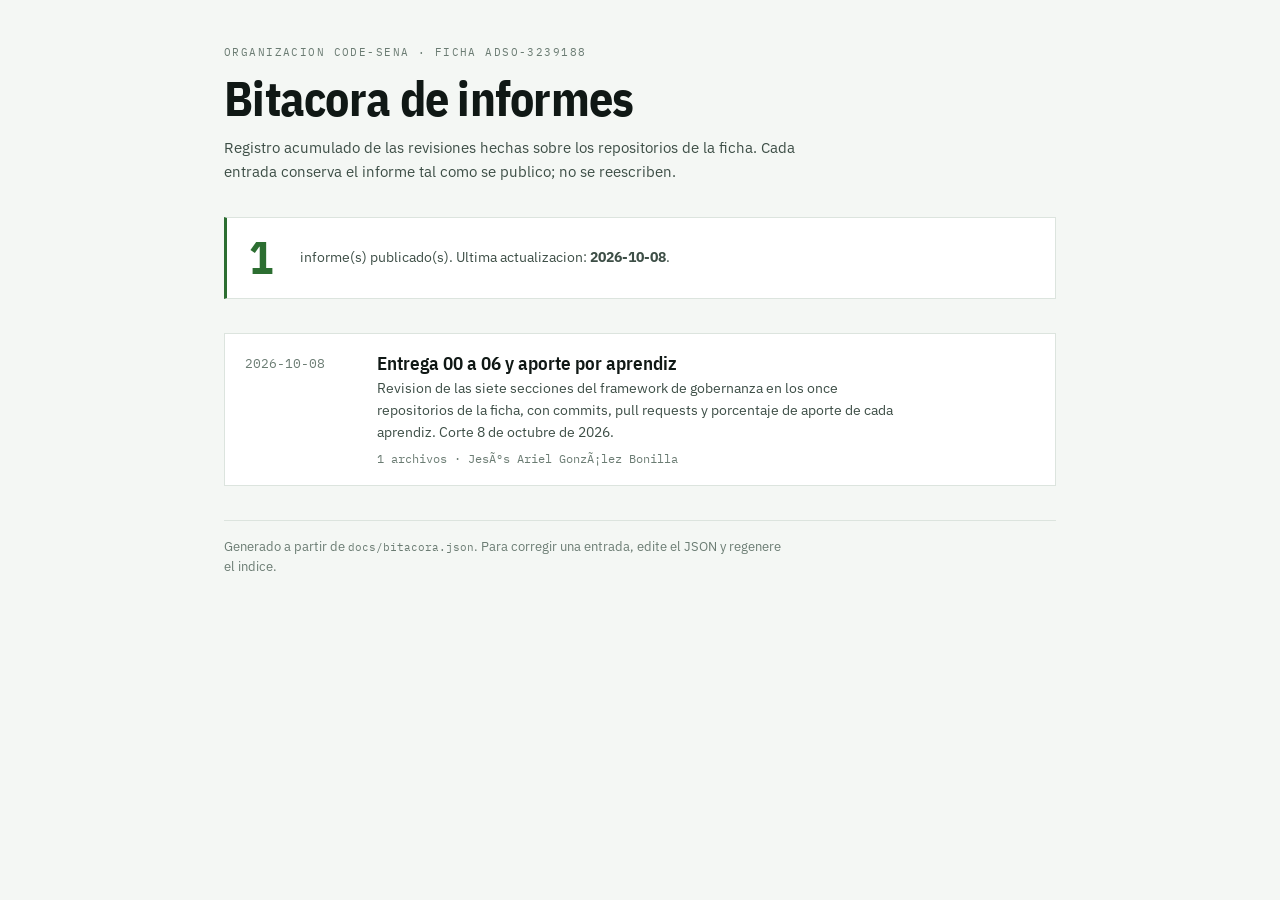
<file: docs/index.html>
<!doctype html>
<html lang="es">
<head>
<meta charset="utf-8">
<meta name="viewport" content="width=device-width, initial-scale=1">
<meta name="robots" content="noindex, nofollow">
<title>Bitacora de informes &middot; ADSO-3239188</title>
<link rel="preconnect" href="https://fonts.googleapis.com">
<link rel="preconnect" href="https://fonts.gstatic.com" crossorigin>
<link rel="stylesheet" href="https://fonts.googleapis.com/css2?family=IBM+Plex+Mono:wght@400;500;600&family=IBM+Plex+Sans+Condensed:wght@600;700&family=IBM+Plex+Sans:wght@400;500;600&display=swap">
<link rel="stylesheet" href="assets/style.css">
</head>
<body>
<div class="wrap">
  <header>
    <div class="eyebrow">Organizacion code-sena &middot; ficha ADSO-3239188</div>
    <h1>Bitacora de informes</h1>
    <p class="lede">Registro acumulado de las revisiones hechas sobre los repositorios de la ficha.
    Cada entrada conserva el informe tal como se publico; no se reescriben.</p>
  </header>

  <div class="resumenbox">
    <span class="big">1</span>
    <span class="cap">informe(s) publicado(s). Ultima actualizacion: <strong>2026-10-08</strong>.</span>
  </div>

  <ul class="lista">
    <li class="entrada">
      <div class="fecha"><time datetime="2026-10-08">2026-10-08</time></div>
      <div class="cuerpo">
        <a class="titulo" href="informes/2026-10-08-entrega-00-06-aporte/index.html">Entrega 00 a 06 y aporte por aprendiz</a>
        <p class="resumen">Revision de las siete secciones del framework de gobernanza en los once repositorios de la ficha, con commits, pull requests y porcentaje de aporte de cada aprendiz. Corte 8 de octubre de 2026.</p>
        <div class="meta">1 archivos &middot; JesÃºs Ariel GonzÃ¡lez Bonilla</div>
      </div>
    </li>

  </ul>

  <footer>
    <p>Generado a partir de <code>docs/bitacora.json</code>.
    Para corregir una entrada, edite el JSON y regenere el indice.</p>
  </footer>
</div>
</body>
</html>
</file>
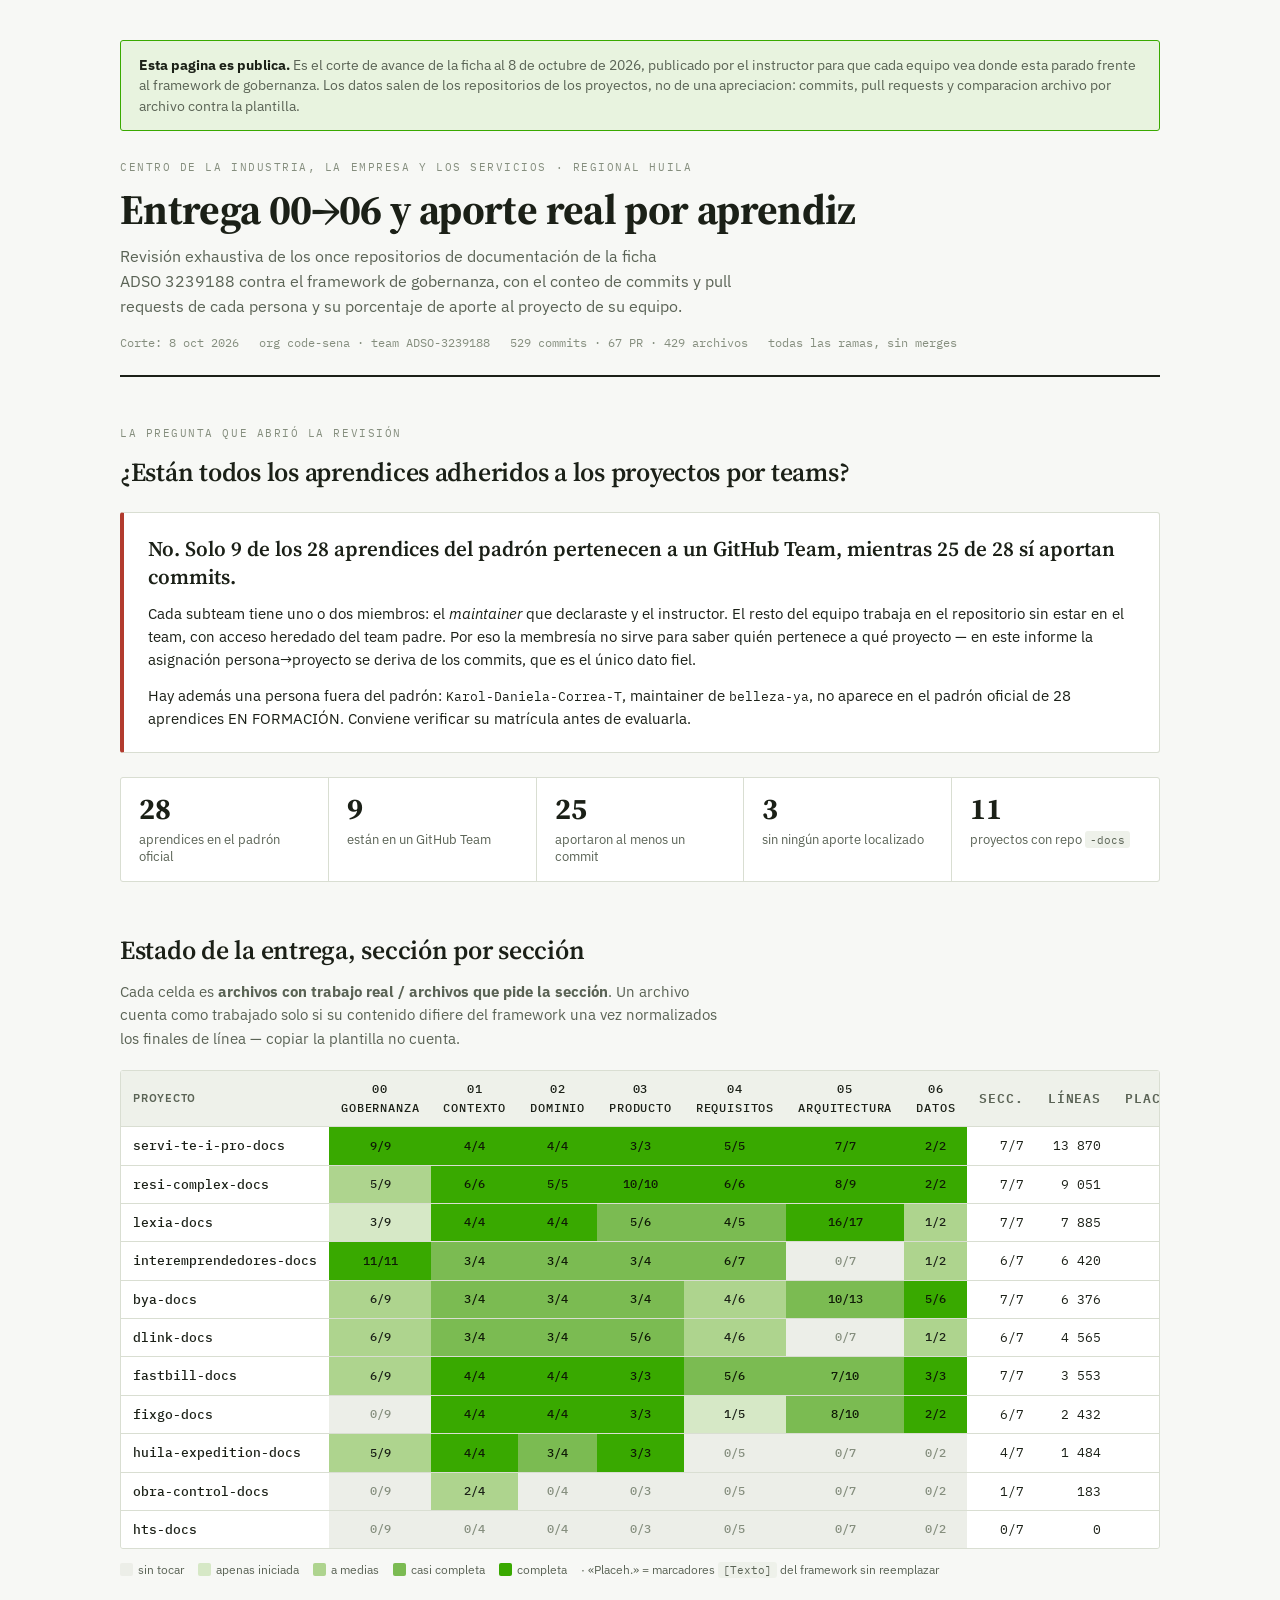
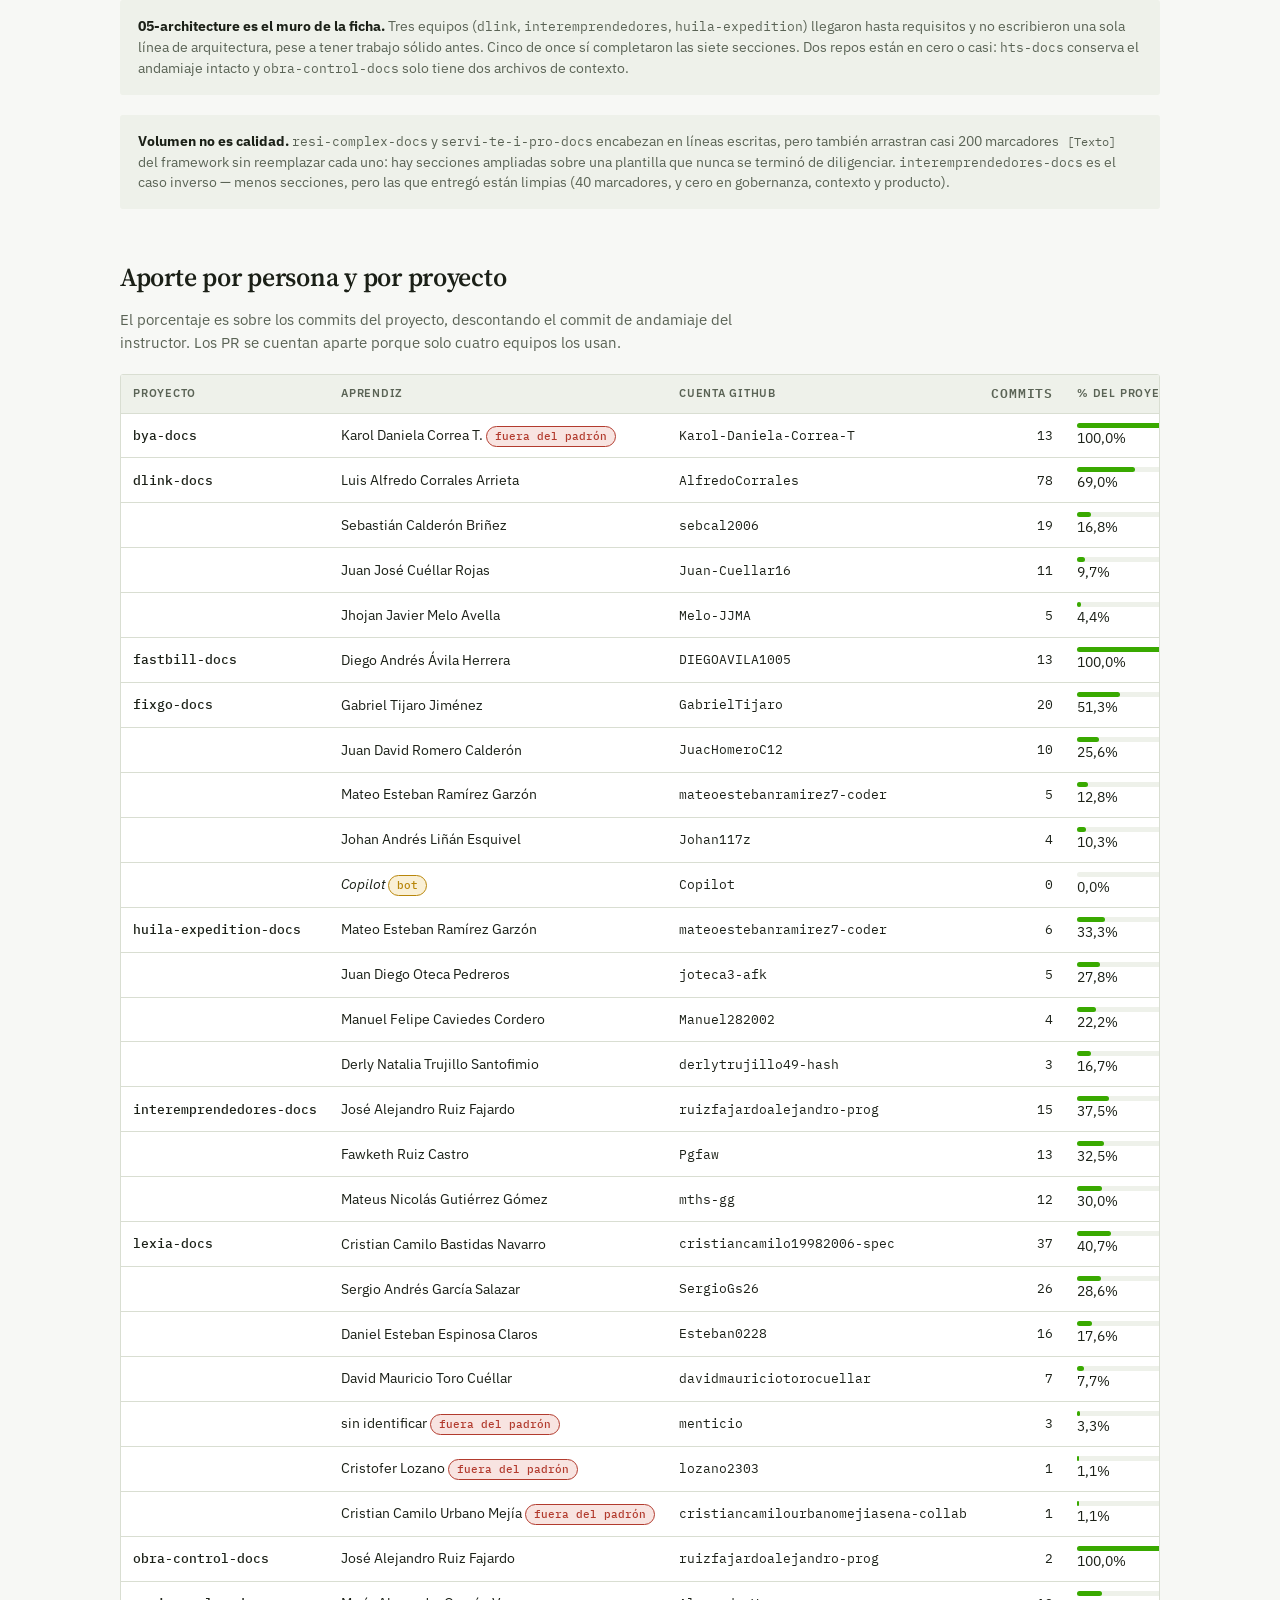
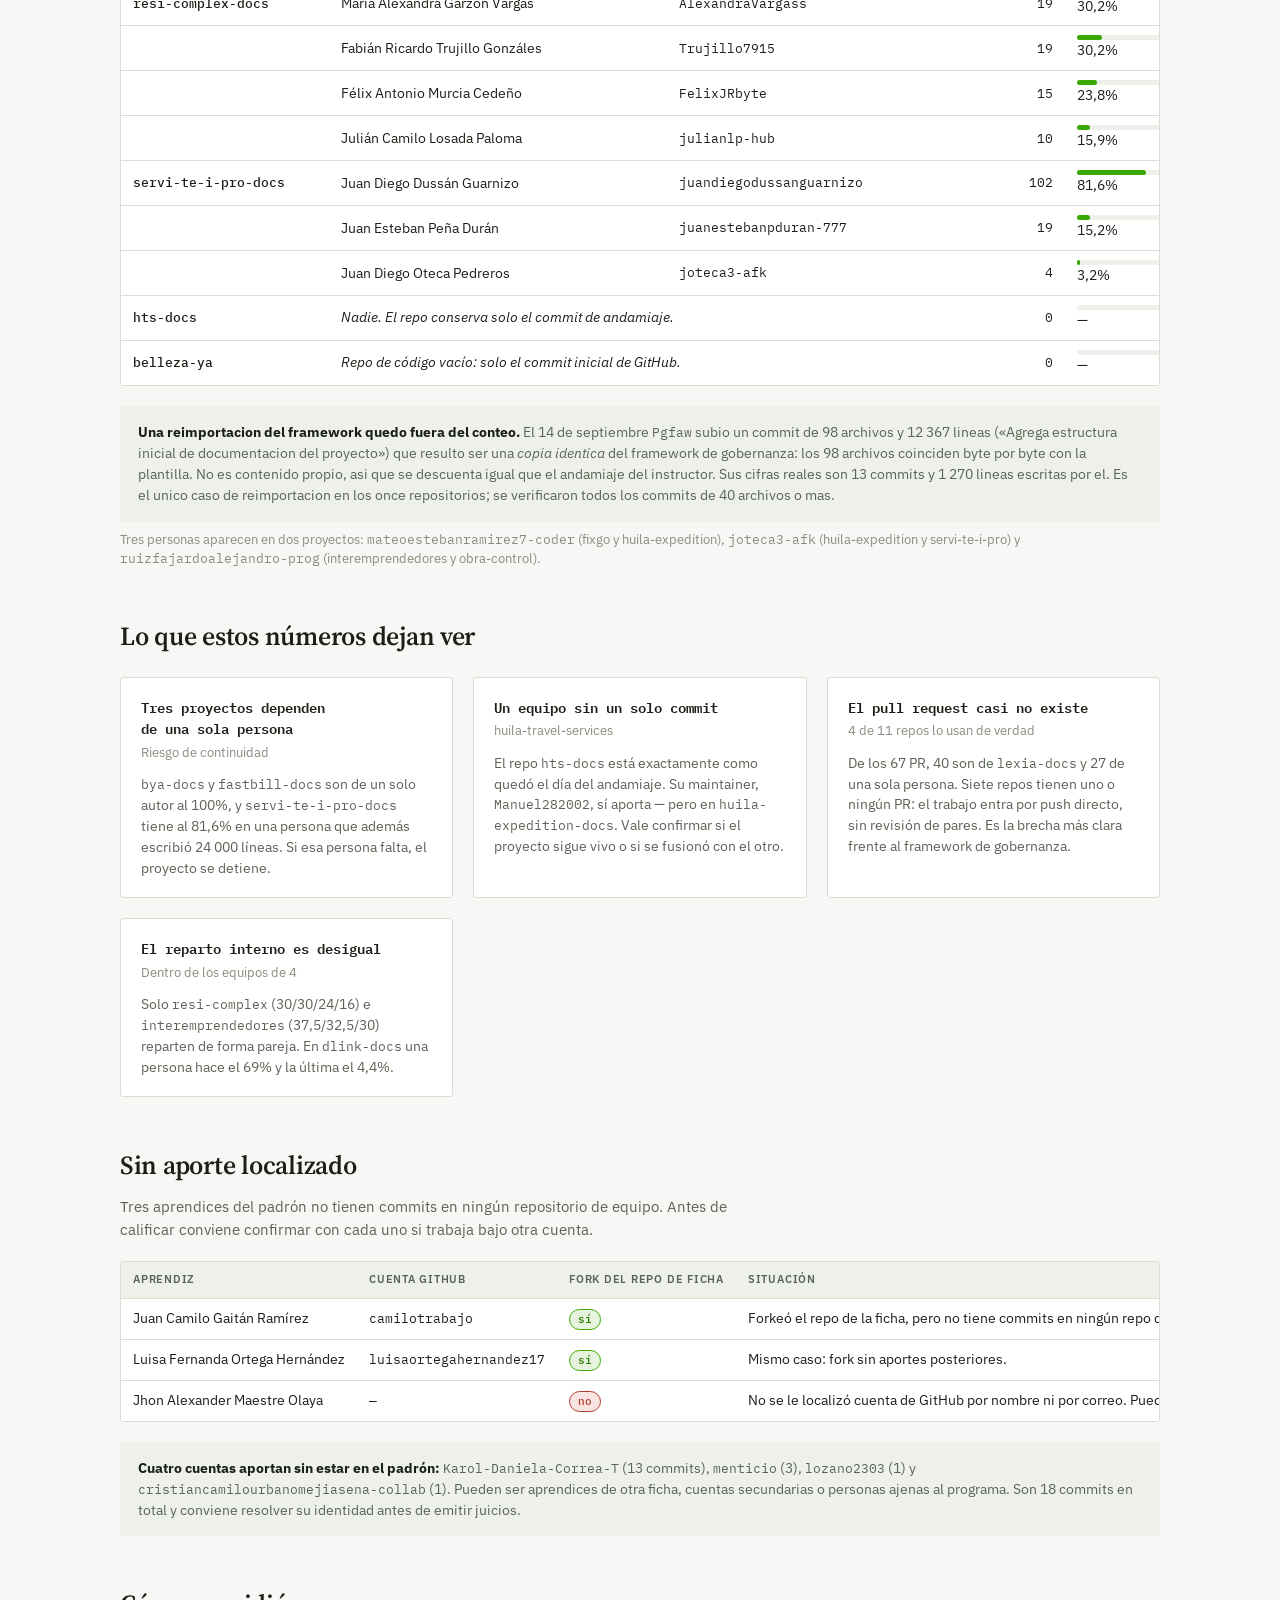
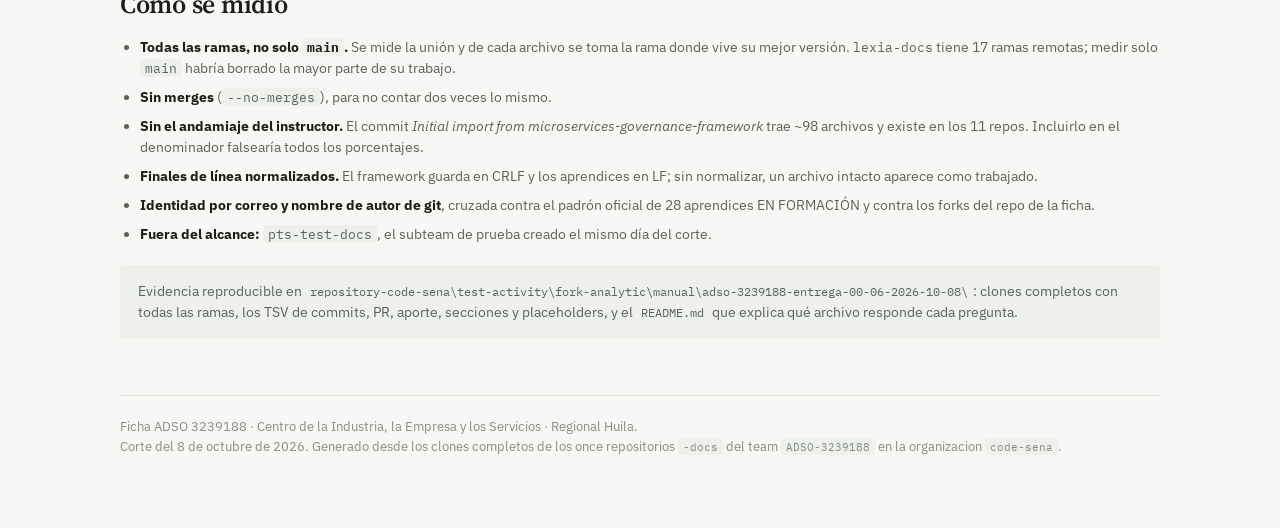
<file: docs/informes/2026-10-08-entrega-00-06-aporte/index.html>
<!doctype html>
<html lang="es">
<head>
<meta charset="utf-8">
<meta name="viewport" content="width=device-width, initial-scale=1">
<title>Entrega 00→06 Ficha 3239188 · Ficha ADSO 3239188</title>
<meta name="description" content="Corte de avance de la ficha ADSO 3239188 al 8 de octubre de 2026: estado de las secciones 00 a 06 del framework de gobernanza y aporte de cada aprendiz por proyecto.">
<link rel="stylesheet" href="https://fonts.googleapis.com/css2?family=Source+Serif+4:opsz,wght@8..60,400;8..60,600;8..60,700&family=IBM+Plex+Sans:wght@400;500;600&family=IBM+Plex+Mono:wght@400;500&display=swap">
<style>
*{box-sizing:border-box}
html{color-scheme:light}
body{margin:0;font:14px/1.5 system-ui,-apple-system,sans-serif}
img{max-width:100%}

/* Informe de auditoría: respuesta al frente, matriz de secciones, luego el detalle por equipo. */
:root{
  --bg:#f7f8f5; --surface:#ffffff; --surface-2:#eef1ea; --line:#d9ded2;
  --fg:#1b2017; --fg-2:#5a6355; --fg-3:#858e7e;
  --accent:#39a900; --accent-deep:#2a7d00; --accent-soft:#e8f3df;
  --warn:#b8860b; --warn-soft:#faf0d6; --crit:#b23b2e; --crit-soft:#f8e4e1;
  --d0:#eceee8; --d1:#d6e8c6; --d2:#aed48e; --d3:#7bbb52; --d4:#39a900;
  --serif:"Source Serif 4",Georgia,"Times New Roman",serif;
  --sans:"IBM Plex Sans",-apple-system,BlinkMacSystemFont,"Segoe UI",sans-serif;
  --mono:"IBM Plex Mono",ui-monospace,"Cascadia Code",Consolas,monospace;
}
@media (prefers-color-scheme:dark){:root:not([data-theme="light"]){
  --bg:#13170f; --surface:#1b2016; --surface-2:#232a1d; --line:#333c2a;
  --fg:#e8ece3; --fg-2:#a9b3a0; --fg-3:#78826e;
  --accent:#7ed321; --accent-deep:#9ae642; --accent-soft:#25331a;
  --warn:#d9a62a; --warn-soft:#332a12; --crit:#e0705f; --crit-soft:#331d19;
  --d0:#242a1e; --d1:#2f4322; --d2:#3f6128; --d3:#538130; --d4:#6ba53a;
  color-scheme:dark;
}}
:root[data-theme="dark"]{
  --bg:#13170f; --surface:#1b2016; --surface-2:#232a1d; --line:#333c2a;
  --fg:#e8ece3; --fg-2:#a9b3a0; --fg-3:#78826e;
  --accent:#7ed321; --accent-deep:#9ae642; --accent-soft:#25331a;
  --warn:#d9a62a; --warn-soft:#332a12; --crit:#e0705f; --crit-soft:#331d19;
  --d0:#242a1e; --d1:#2f4322; --d2:#3f6128; --d3:#538130; --d4:#6ba53a;
  color-scheme:dark;
}
*{box-sizing:border-box}
body{background:var(--bg);color:var(--fg);font-family:var(--sans);font-size:15px;line-height:1.55;
  -webkit-font-smoothing:antialiased}
.wrap{max-width:1080px;margin:0 auto;padding-inline:20px;padding-block:40px 72px}
h1,h2,h3{font-family:var(--serif);text-wrap:balance;margin:0}
h1{font-size:clamp(28px,5vw,42px);font-weight:700;line-height:1.1;letter-spacing:-.015em}
h2{font-size:clamp(20px,3vw,26px);font-weight:600;letter-spacing:-.01em}
h3{font-size:17px;font-weight:600}
p{margin:0}
.eyebrow{font-family:var(--mono);font-size:11px;letter-spacing:.14em;text-transform:uppercase;
  color:var(--fg-3);margin-bottom:10px}
header.head{border-bottom:2px solid var(--fg);padding-bottom:22px;margin-bottom:34px}
.sub{color:var(--fg-2);margin-top:12px;max-width:62ch;font-size:16px}
.meta{display:flex;flex-wrap:wrap;gap:8px 20px;margin-top:16px;font-family:var(--mono);
  font-size:12px;color:var(--fg-3)}
section{margin-top:48px}
.lede{color:var(--fg-2);max-width:68ch;margin-top:10px}
.answer{background:var(--surface);border:1px solid var(--line);border-left:4px solid var(--crit);
  border-radius:3px;padding:22px 24px;margin-top:20px}
.answer .verdict{font-family:var(--serif);font-size:21px;font-weight:600;line-height:1.3}
.answer p+p{margin-top:12px}
.stats{display:grid;grid-template-columns:repeat(auto-fit,minmax(150px,1fr));gap:1px;
  background:var(--line);border:1px solid var(--line);border-radius:3px;overflow:hidden;margin-top:24px}
.stat{background:var(--surface);padding:16px 18px;min-width:0}
.stat b{display:block;font-family:var(--serif);font-size:30px;font-weight:700;line-height:1;
  font-variant-numeric:tabular-nums}
.stat span{display:block;font-size:12.5px;color:var(--fg-2);margin-top:7px;line-height:1.35}
.scroll{overflow-x:auto;margin-top:20px;border:1px solid var(--line);border-radius:3px;background:var(--surface)}
table{border-collapse:collapse;width:100%;font-size:13.5px}
th,td{text-align:left;padding:9px 12px;border-bottom:1px solid var(--line);white-space:nowrap}
thead th{background:var(--surface-2);font-size:11px;letter-spacing:.07em;text-transform:uppercase;
  color:var(--fg-2);font-weight:600;position:sticky;top:0}
tbody tr:last-child td{border-bottom:none}
td.num,th.num{text-align:right;font-variant-numeric:tabular-nums;font-family:var(--mono);font-size:12.5px}
.repo{font-family:var(--mono);font-size:12.5px;font-weight:500}
.login{font-family:var(--mono);font-size:12.5px}
.cell{text-align:center;font-family:var(--mono);font-size:12px;font-weight:500;color:var(--fg)}
.l0{background:var(--d0);color:var(--fg-3)}.l1{background:var(--d1)}.l2{background:var(--d2)}
.l3{background:var(--d3)}.l4{background:var(--d4)}
@media (prefers-color-scheme:dark){:root:not([data-theme="light"]) .l3,:root:not([data-theme="light"]) .l4{color:#f2f7ec}}
:root[data-theme="dark"] .l3,:root[data-theme="dark"] .l4{color:#f2f7ec}
.l3,.l4{color:#0f1a06}
.pill{display:inline-block;padding:1px 8px;border-radius:999px;font-size:11px;font-family:var(--mono);
  font-weight:500;border:1px solid transparent}
.pill.ok{background:var(--accent-soft);color:var(--accent-deep);border-color:var(--accent)}
.pill.mid{background:var(--warn-soft);color:var(--warn);border-color:var(--warn)}
.pill.bad{background:var(--crit-soft);color:var(--crit);border-color:var(--crit)}
.bar{display:block;height:5px;border-radius:3px;background:var(--accent);min-width:2px}
.bartrack{display:block;width:84px;height:5px;border-radius:3px;background:var(--surface-2)}
.legend{display:flex;flex-wrap:wrap;gap:14px;margin-top:12px;font-size:12px;color:var(--fg-2);
  align-items:center}
.legend i{display:inline-block;width:13px;height:13px;border-radius:2px;vertical-align:-2px;margin-right:5px}
.note{background:var(--surface-2);border-radius:3px;padding:16px 18px;margin-top:20px;font-size:13.5px;
  color:var(--fg-2)}
.note strong{color:var(--fg)}
ul.clean{margin:12px 0 0;padding-left:20px;color:var(--fg-2);font-size:14px}
ul.clean li{margin-bottom:7px}
ul.clean li strong{color:var(--fg)}
code{font-family:var(--mono);font-size:.9em;background:var(--surface-2);padding:1px 5px;border-radius:3px}
.caption{font-size:12.5px;color:var(--fg-3);margin-top:8px}
.grid2{display:grid;grid-template-columns:repeat(auto-fit,minmax(300px,1fr));gap:20px;margin-top:20px}
.card{background:var(--surface);border:1px solid var(--line);border-radius:3px;padding:18px 20px;min-width:0}
.card h3{margin-bottom:4px;font-family:var(--mono);font-size:14px;font-weight:600}
.card .who{font-size:12.5px;color:var(--fg-3);margin-bottom:12px}
hr.rule{border:none;border-top:1px solid var(--line);margin:0}

.aviso{background:var(--accent-soft);border:1px solid var(--accent);border-radius:3px;
  padding:14px 18px;margin-bottom:28px;font-size:13.5px;color:var(--fg-2);line-height:1.5}
.aviso strong{color:var(--fg)}
.pie{margin-top:56px;padding-top:20px;border-top:1px solid var(--line);font-size:12.5px;
  color:var(--fg-3);line-height:1.6}
</style>
</head>
<body>


<div class="wrap">
<div class="aviso">
  <strong>Esta pagina es publica.</strong> Es el corte de avance de la ficha al 8 de octubre
  de 2026, publicado por el instructor para que cada equipo vea donde esta parado frente al
  framework de gobernanza. Los datos salen de los repositorios de los proyectos, no de una
  apreciacion: commits, pull requests y comparacion archivo por archivo contra la plantilla.
</div>


<header class="head">
  <div class="eyebrow">Centro de la Industria, la Empresa y los Servicios · Regional Huila</div>
  <h1>Entrega 00→06 y aporte real por aprendiz</h1>
  <p class="sub">Revisión exhaustiva de los once repositorios de documentación de la ficha ADSO&nbsp;3239188
  contra el framework de gobernanza, con el conteo de commits y pull requests de cada persona y su
  porcentaje de aporte al proyecto de su equipo.</p>
  <div class="meta">
    <span>Corte: 8 oct 2026</span><span>org code-sena · team ADSO-3239188</span>
    <span>529 commits · 67 PR · 429 archivos</span><span>todas las ramas, sin merges</span>
  </div>
</header>

<section>
  <div class="eyebrow">La pregunta que abrió la revisión</div>
  <h2>¿Están todos los aprendices adheridos a los proyectos por teams?</h2>
  <div class="answer">
    <p class="verdict">No. Solo 9 de los 28 aprendices del padrón pertenecen a un GitHub Team,
    mientras 25 de 28 sí aportan commits.</p>
    <p>Cada subteam tiene uno o dos miembros: el <em>maintainer</em> que declaraste y el instructor.
    El resto del equipo trabaja en el repositorio sin estar en el team, con acceso heredado del
    team padre. Por eso la membresía no sirve para saber quién pertenece a qué proyecto — en este
    informe la asignación persona→proyecto se deriva de los commits, que es el único dato fiel.</p>
    <p>Hay además una persona fuera del padrón: <span class="login">Karol-Daniela-Correa-T</span>,
    maintainer de <span class="login">belleza-ya</span>, no aparece en el padrón oficial de 28
    aprendices EN FORMACIÓN. Conviene verificar su matrícula antes de evaluarla.</p>
  </div>
  <div class="stats">
    <div class="stat"><b>28</b><span>aprendices en el padrón oficial</span></div>
    <div class="stat"><b>9</b><span>están en un GitHub Team</span></div>
    <div class="stat"><b>25</b><span>aportaron al menos un commit</span></div>
    <div class="stat"><b>3</b><span>sin ningún aporte localizado</span></div>
    <div class="stat"><b>11</b><span>proyectos con repo <code>-docs</code></span></div>
  </div>
</section>

<section>
  <h2>Estado de la entrega, sección por sección</h2>
  <p class="lede">Cada celda es <strong>archivos con trabajo real / archivos que pide la sección</strong>.
  Un archivo cuenta como trabajado solo si su contenido difiere del framework una vez normalizados
  los finales de línea — copiar la plantilla no cuenta.</p>

  <div class="scroll">
  <table>
    <thead><tr>
      <th>Proyecto</th><th class="cell">00<br>gobernanza</th><th class="cell">01<br>contexto</th>
      <th class="cell">02<br>dominio</th><th class="cell">03<br>producto</th>
      <th class="cell">04<br>requisitos</th><th class="cell">05<br>arquitectura</th>
      <th class="cell">06<br>datos</th><th class="num">Secc.</th><th class="num">Líneas</th>
      <th class="num">Placeh.</th>
    </tr></thead>
    <tbody>
      <tr><td class="repo">servi-te-i-pro-docs</td>
        <td class="cell l4">9/9</td><td class="cell l4">4/4</td><td class="cell l4">4/4</td>
        <td class="cell l4">3/3</td><td class="cell l4">5/5</td><td class="cell l4">7/7</td>
        <td class="cell l4">2/2</td><td class="num">7/7</td><td class="num">13 870</td><td class="num">184</td></tr>
      <tr><td class="repo">resi-complex-docs</td>
        <td class="cell l2">5/9</td><td class="cell l4">6/6</td><td class="cell l4">5/5</td>
        <td class="cell l4">10/10</td><td class="cell l4">6/6</td><td class="cell l4">8/9</td>
        <td class="cell l4">2/2</td><td class="num">7/7</td><td class="num">9 051</td><td class="num">195</td></tr>
      <tr><td class="repo">lexia-docs</td>
        <td class="cell l1">3/9</td><td class="cell l4">4/4</td><td class="cell l4">4/4</td>
        <td class="cell l3">5/6</td><td class="cell l3">4/5</td><td class="cell l4">16/17</td>
        <td class="cell l2">1/2</td><td class="num">7/7</td><td class="num">7 885</td><td class="num">126</td></tr>
      <tr><td class="repo">interemprendedores-docs</td>
        <td class="cell l4">11/11</td><td class="cell l3">3/4</td><td class="cell l3">3/4</td>
        <td class="cell l3">3/4</td><td class="cell l3">6/7</td><td class="cell l0">0/7</td>
        <td class="cell l2">1/2</td><td class="num">6/7</td><td class="num">6 420</td><td class="num">40</td></tr>
      <tr><td class="repo">bya-docs</td>
        <td class="cell l2">6/9</td><td class="cell l3">3/4</td><td class="cell l3">3/4</td>
        <td class="cell l3">3/4</td><td class="cell l2">4/6</td><td class="cell l3">10/13</td>
        <td class="cell l4">5/6</td><td class="num">7/7</td><td class="num">6 376</td><td class="num">105</td></tr>
      <tr><td class="repo">dlink-docs</td>
        <td class="cell l2">6/9</td><td class="cell l3">3/4</td><td class="cell l3">3/4</td>
        <td class="cell l3">5/6</td><td class="cell l2">4/6</td><td class="cell l0">0/7</td>
        <td class="cell l2">1/2</td><td class="num">6/7</td><td class="num">4 565</td><td class="num">31</td></tr>
      <tr><td class="repo">fastbill-docs</td>
        <td class="cell l2">6/9</td><td class="cell l4">4/4</td><td class="cell l4">4/4</td>
        <td class="cell l4">3/3</td><td class="cell l3">5/6</td><td class="cell l3">7/10</td>
        <td class="cell l4">3/3</td><td class="num">7/7</td><td class="num">3 553</td><td class="num">63</td></tr>
      <tr><td class="repo">fixgo-docs</td>
        <td class="cell l0">0/9</td><td class="cell l4">4/4</td><td class="cell l4">4/4</td>
        <td class="cell l4">3/3</td><td class="cell l1">1/5</td><td class="cell l3">8/10</td>
        <td class="cell l4">2/2</td><td class="num">6/7</td><td class="num">2 432</td><td class="num">164</td></tr>
      <tr><td class="repo">huila-expedition-docs</td>
        <td class="cell l2">5/9</td><td class="cell l4">4/4</td><td class="cell l3">3/4</td>
        <td class="cell l4">3/3</td><td class="cell l0">0/5</td><td class="cell l0">0/7</td>
        <td class="cell l0">0/2</td><td class="num">4/7</td><td class="num">1 484</td><td class="num">36</td></tr>
      <tr><td class="repo">obra-control-docs</td>
        <td class="cell l0">0/9</td><td class="cell l2">2/4</td><td class="cell l0">0/4</td>
        <td class="cell l0">0/3</td><td class="cell l0">0/5</td><td class="cell l0">0/7</td>
        <td class="cell l0">0/2</td><td class="num">1/7</td><td class="num">183</td><td class="num">0</td></tr>
      <tr><td class="repo">hts-docs</td>
        <td class="cell l0">0/9</td><td class="cell l0">0/4</td><td class="cell l0">0/4</td>
        <td class="cell l0">0/3</td><td class="cell l0">0/5</td><td class="cell l0">0/7</td>
        <td class="cell l0">0/2</td><td class="num">0/7</td><td class="num">0</td><td class="num">0</td></tr>
    </tbody>
  </table>
  </div>
  <div class="legend">
    <span><i class="l0"></i>sin tocar</span><span><i class="l1"></i>apenas iniciada</span>
    <span><i class="l2"></i>a medias</span><span><i class="l3"></i>casi completa</span>
    <span><i class="l4"></i>completa</span>
    <span>· «Placeh.» = marcadores <code>[Texto]</code> del framework sin reemplazar</span>
  </div>

  <div class="note">
    <strong>05-architecture es el muro de la ficha.</strong> Tres equipos
    (<span class="login">dlink</span>, <span class="login">interemprendedores</span>,
    <span class="login">huila-expedition</span>) llegaron hasta requisitos y no escribieron una sola
    línea de arquitectura, pese a tener trabajo sólido antes. Cinco de once sí completaron las siete
    secciones. Dos repos están en cero o casi: <span class="login">hts-docs</span> conserva el
    andamiaje intacto y <span class="login">obra-control-docs</span> solo tiene dos archivos de contexto.
  </div>
  <div class="note">
    <strong>Volumen no es calidad.</strong> <span class="login">resi-complex-docs</span> y
    <span class="login">servi-te-i-pro-docs</span> encabezan en líneas escritas, pero también
    arrastran casi 200 marcadores <code>[Texto]</code> del framework sin reemplazar cada uno:
    hay secciones ampliadas sobre una plantilla que nunca se terminó de diligenciar.
    <span class="login">interemprendedores-docs</span> es el caso inverso — menos secciones,
    pero las que entregó están limpias (40 marcadores, y cero en gobernanza, contexto y producto).
  </div>
</section>

<section>
  <h2>Aporte por persona y por proyecto</h2>
  <p class="lede">El porcentaje es sobre los commits del proyecto, descontando el commit de andamiaje
  del instructor. Los PR se cuentan aparte porque solo cuatro equipos los usan.</p>

  <div class="scroll">
  <table>
    <thead><tr>
      <th>Proyecto</th><th>Aprendiz</th><th>Cuenta GitHub</th><th class="num">Commits</th>
      <th>% del proyecto</th><th class="num">PR</th><th class="num">Líneas +</th>
    </tr></thead>
    <tbody>
      <tr><td class="repo" rowspan="1">bya-docs</td><td>Karol Daniela Correa T. <span class="pill bad">fuera del padrón</span></td><td class="login">Karol-Daniela-Correa-T</td><td class="num">13</td><td><span class="bartrack"><span class="bar" style="width:100%"></span></span><span class="num"> 100,0%</span></td><td class="num">2</td><td class="num">4 359</td></tr>
      <tr><td class="repo">dlink-docs</td><td>Luis Alfredo Corrales Arrieta</td><td class="login">AlfredoCorrales</td><td class="num">78</td><td><span class="bartrack"><span class="bar" style="width:69%"></span></span><span class="num"> 69,0%</span></td><td class="num">2</td><td class="num">2 011</td></tr>
      <tr><td></td><td>Sebastián Calderón Briñez</td><td class="login">sebcal2006</td><td class="num">19</td><td><span class="bartrack"><span class="bar" style="width:16.8%"></span></span><span class="num"> 16,8%</span></td><td class="num">1</td><td class="num">915</td></tr>
      <tr><td></td><td>Juan José Cuéllar Rojas</td><td class="login">Juan-Cuellar16</td><td class="num">11</td><td><span class="bartrack"><span class="bar" style="width:9.7%"></span></span><span class="num"> 9,7%</span></td><td class="num">4</td><td class="num">528</td></tr>
      <tr><td></td><td>Jhojan Javier Melo Avella</td><td class="login">Melo-JJMA</td><td class="num">5</td><td><span class="bartrack"><span class="bar" style="width:4.4%"></span></span><span class="num"> 4,4%</span></td><td class="num">6</td><td class="num">260</td></tr>
      <tr><td class="repo">fastbill-docs</td><td>Diego Andrés Ávila Herrera</td><td class="login">DIEGOAVILA1005</td><td class="num">13</td><td><span class="bartrack"><span class="bar" style="width:100%"></span></span><span class="num"> 100,0%</span></td><td class="num">1</td><td class="num">4 733</td></tr>
      <tr><td class="repo">fixgo-docs</td><td>Gabriel Tijaro Jiménez</td><td class="login">GabrielTijaro</td><td class="num">20</td><td><span class="bartrack"><span class="bar" style="width:51.3%"></span></span><span class="num"> 51,3%</span></td><td class="num">2</td><td class="num">654</td></tr>
      <tr><td></td><td>Juan David Romero Calderón</td><td class="login">JuacHomeroC12</td><td class="num">10</td><td><span class="bartrack"><span class="bar" style="width:25.6%"></span></span><span class="num"> 25,6%</span></td><td class="num">3</td><td class="num">340</td></tr>
      <tr><td></td><td>Mateo Esteban Ramírez Garzón</td><td class="login">mateoestebanramirez7-coder</td><td class="num">5</td><td><span class="bartrack"><span class="bar" style="width:12.8%"></span></span><span class="num"> 12,8%</span></td><td class="num">1</td><td class="num">478</td></tr>
      <tr><td></td><td>Johan Andrés Liñán Esquivel</td><td class="login">Johan117z</td><td class="num">4</td><td><span class="bartrack"><span class="bar" style="width:10.3%"></span></span><span class="num"> 10,3%</span></td><td class="num">0</td><td class="num">177</td></tr>
      <tr><td></td><td><em>Copilot</em> <span class="pill mid">bot</span></td><td class="login">Copilot</td><td class="num">0</td><td><span class="bartrack"></span><span class="num"> 0,0%</span></td><td class="num">2</td><td class="num">0</td></tr>
      <tr><td class="repo">huila-expedition-docs</td><td>Mateo Esteban Ramírez Garzón</td><td class="login">mateoestebanramirez7-coder</td><td class="num">6</td><td><span class="bartrack"><span class="bar" style="width:33.3%"></span></span><span class="num"> 33,3%</span></td><td class="num">0</td><td class="num">197</td></tr>
      <tr><td></td><td>Juan Diego Oteca Pedreros</td><td class="login">joteca3-afk</td><td class="num">5</td><td><span class="bartrack"><span class="bar" style="width:27.8%"></span></span><span class="num"> 27,8%</span></td><td class="num">0</td><td class="num">120</td></tr>
      <tr><td></td><td>Manuel Felipe Caviedes Cordero</td><td class="login">Manuel282002</td><td class="num">4</td><td><span class="bartrack"><span class="bar" style="width:22.2%"></span></span><span class="num"> 22,2%</span></td><td class="num">0</td><td class="num">50</td></tr>
      <tr><td></td><td>Derly Natalia Trujillo Santofimio</td><td class="login">derlytrujillo49-hash</td><td class="num">3</td><td><span class="bartrack"><span class="bar" style="width:16.7%"></span></span><span class="num"> 16,7%</span></td><td class="num">0</td><td class="num">343</td></tr>
      <tr><td class="repo">interemprendedores-docs</td><td>José Alejandro Ruiz Fajardo</td><td class="login">ruizfajardoalejandro-prog</td><td class="num">15</td><td><span class="bartrack"><span class="bar" style="width:37.5%"></span></span><span class="num"> 37,5%</span></td><td class="num">0</td><td class="num">3 079</td></tr>
      <tr><td></td><td>Fawketh Ruiz Castro</td><td class="login">Pgfaw</td><td class="num">13</td><td><span class="bartrack"><span class="bar" style="width:32.5%"></span></span><span class="num"> 32,5%</span></td><td class="num">0</td><td class="num">1 270</td></tr>
      <tr><td></td><td>Mateus Nicolás Gutiérrez Gómez</td><td class="login">mths-gg</td><td class="num">12</td><td><span class="bartrack"><span class="bar" style="width:30.0%"></span></span><span class="num"> 30,0%</span></td><td class="num">1</td><td class="num">2 081</td></tr>
      <tr><td class="repo">lexia-docs</td><td>Cristian Camilo Bastidas Navarro</td><td class="login">cristiancamilo19982006-spec</td><td class="num">37</td><td><span class="bartrack"><span class="bar" style="width:40.7%"></span></span><span class="num"> 40,7%</span></td><td class="num">27</td><td class="num">5 291</td></tr>
      <tr><td></td><td>Sergio Andrés García Salazar</td><td class="login">SergioGs26</td><td class="num">26</td><td><span class="bartrack"><span class="bar" style="width:28.6%"></span></span><span class="num"> 28,6%</span></td><td class="num">0</td><td class="num">3 330</td></tr>
      <tr><td></td><td>Daniel Esteban Espinosa Claros</td><td class="login">Esteban0228</td><td class="num">16</td><td><span class="bartrack"><span class="bar" style="width:17.6%"></span></span><span class="num"> 17,6%</span></td><td class="num">8</td><td class="num">737</td></tr>
      <tr><td></td><td>David Mauricio Toro Cuéllar</td><td class="login">davidmauriciotorocuellar</td><td class="num">7</td><td><span class="bartrack"><span class="bar" style="width:7.7%"></span></span><span class="num"> 7,7%</span></td><td class="num">5</td><td class="num">674</td></tr>
      <tr><td></td><td>sin identificar <span class="pill bad">fuera del padrón</span></td><td class="login">menticio</td><td class="num">3</td><td><span class="bartrack"><span class="bar" style="width:3.3%"></span></span><span class="num"> 3,3%</span></td><td class="num">0</td><td class="num">253</td></tr>
      <tr><td></td><td>Cristofer Lozano <span class="pill bad">fuera del padrón</span></td><td class="login">lozano2303</td><td class="num">1</td><td><span class="bartrack"><span class="bar" style="width:1.1%"></span></span><span class="num"> 1,1%</span></td><td class="num">0</td><td class="num">39</td></tr>
      <tr><td></td><td>Cristian Camilo Urbano Mejía <span class="pill bad">fuera del padrón</span></td><td class="login">cristiancamilourbanomejiasena-collab</td><td class="num">1</td><td><span class="bartrack"><span class="bar" style="width:1.1%"></span></span><span class="num"> 1,1%</span></td><td class="num">0</td><td class="num">37</td></tr>
      <tr><td class="repo">obra-control-docs</td><td>José Alejandro Ruiz Fajardo</td><td class="login">ruizfajardoalejandro-prog</td><td class="num">2</td><td><span class="bartrack"><span class="bar" style="width:100%"></span></span><span class="num"> 100,0%</span></td><td class="num">0</td><td class="num">144</td></tr>
      <tr><td class="repo">resi-complex-docs</td><td>María Alexandra Garzón Vargas</td><td class="login">AlexandraVargass</td><td class="num">19</td><td><span class="bartrack"><span class="bar" style="width:30.2%"></span></span><span class="num"> 30,2%</span></td><td class="num">0</td><td class="num">1 120</td></tr>
      <tr><td></td><td>Fabián Ricardo Trujillo Gonzáles</td><td class="login">Trujillo7915</td><td class="num">19</td><td><span class="bartrack"><span class="bar" style="width:30.2%"></span></span><span class="num"> 30,2%</span></td><td class="num">1</td><td class="num">1 278</td></tr>
      <tr><td></td><td>Félix Antonio Murcia Cedeño</td><td class="login">FelixJRbyte</td><td class="num">15</td><td><span class="bartrack"><span class="bar" style="width:23.8%"></span></span><span class="num"> 23,8%</span></td><td class="num">0</td><td class="num">2 093</td></tr>
      <tr><td></td><td>Julián Camilo Losada Paloma</td><td class="login">julianlp-hub</td><td class="num">10</td><td><span class="bartrack"><span class="bar" style="width:15.9%"></span></span><span class="num"> 15,9%</span></td><td class="num">0</td><td class="num">1 970</td></tr>
      <tr><td class="repo">servi-te-i-pro-docs</td><td>Juan Diego Dussán Guarnizo</td><td class="login">juandiegodussanguarnizo</td><td class="num">102</td><td><span class="bartrack"><span class="bar" style="width:81.6%"></span></span><span class="num"> 81,6%</span></td><td class="num">0</td><td class="num">23 978</td></tr>
      <tr><td></td><td>Juan Esteban Peña Durán</td><td class="login">juanestebanpduran-777</td><td class="num">19</td><td><span class="bartrack"><span class="bar" style="width:15.2%"></span></span><span class="num"> 15,2%</span></td><td class="num">1</td><td class="num">1 140</td></tr>
      <tr><td></td><td>Juan Diego Oteca Pedreros</td><td class="login">joteca3-afk</td><td class="num">4</td><td><span class="bartrack"><span class="bar" style="width:3.2%"></span></span><span class="num"> 3,2%</span></td><td class="num">0</td><td class="num">177</td></tr>
      <tr><td class="repo">hts-docs</td><td colspan="2"><em>Nadie. El repo conserva solo el commit de andamiaje.</em></td><td class="num">0</td><td><span class="bartrack"></span><span class="num"> —</span></td><td class="num">0</td><td class="num">0</td></tr>
      <tr><td class="repo">belleza-ya</td><td colspan="2"><em>Repo de código vacío: solo el commit inicial de GitHub.</em></td><td class="num">0</td><td><span class="bartrack"></span><span class="num"> —</span></td><td class="num">0</td><td class="num">0</td></tr>
    </tbody>
  </table>
  </div>
  <div class="note">
    <strong>Una reimportacion del framework quedo fuera del conteo.</strong> El 14 de septiembre
    <span class="login">Pgfaw</span> subio un commit de 98 archivos y 12 367 lineas
    («Agrega estructura inicial de documentacion del proyecto») que resulto ser una
    <em>copia identica</em> del framework de gobernanza: los 98 archivos coinciden byte por byte
    con la plantilla. No es contenido propio, asi que se descuenta igual que el andamiaje del
    instructor. Sus cifras reales son 13 commits y 1 270 lineas escritas por el. Es el unico caso
    de reimportacion en los once repositorios; se verificaron todos los commits de 40 archivos o mas.
  </div>
  <p class="caption">Tres personas aparecen en dos proyectos:
  <span class="login">mateoestebanramirez7-coder</span> (fixgo y huila-expedition),
  <span class="login">joteca3-afk</span> (huila-expedition y servi-te-i-pro) y
  <span class="login">ruizfajardoalejandro-prog</span> (interemprendedores y obra-control).</p>
</section>

<section>
  <h2>Lo que estos números dejan ver</h2>
  <div class="grid2">
    <div class="card">
      <h3>Tres proyectos dependen de una sola persona</h3>
      <p class="who">Riesgo de continuidad</p>
      <p style="font-size:13.5px;color:var(--fg-2)"><span class="login">bya-docs</span> y
      <span class="login">fastbill-docs</span> son de un solo autor al 100%, y
      <span class="login">servi-te-i-pro-docs</span> tiene al 81,6% en una persona que además
      escribió 24 000 líneas. Si esa persona falta, el proyecto se detiene.</p>
    </div>
    <div class="card">
      <h3>Un equipo sin un solo commit</h3>
      <p class="who">huila-travel-services</p>
      <p style="font-size:13.5px;color:var(--fg-2)">El repo <span class="login">hts-docs</span> está
      exactamente como quedó el día del andamiaje. Su maintainer,
      <span class="login">Manuel282002</span>, sí aporta — pero en
      <span class="login">huila-expedition-docs</span>. Vale confirmar si el proyecto sigue vivo
      o si se fusionó con el otro.</p>
    </div>
    <div class="card">
      <h3>El pull request casi no existe</h3>
      <p class="who">4 de 11 repos lo usan de verdad</p>
      <p style="font-size:13.5px;color:var(--fg-2)">De los 67 PR, 40 son de
      <span class="login">lexia-docs</span> y 27 de una sola persona. Siete repos tienen uno o
      ningún PR: el trabajo entra por push directo, sin revisión de pares. Es la brecha más clara
      frente al framework de gobernanza.</p>
    </div>
    <div class="card">
      <h3>El reparto interno es desigual</h3>
      <p class="who">Dentro de los equipos de 4</p>
      <p style="font-size:13.5px;color:var(--fg-2)">Solo <span class="login">resi-complex</span>
      (30/30/24/16) e <span class="login">interemprendedores</span> (37,5/32,5/30) reparten de forma
      pareja. En <span class="login">dlink-docs</span> una persona hace el 69% y la última el 4,4%.</p>
    </div>
  </div>
</section>

<section>
  <h2>Sin aporte localizado</h2>
  <p class="lede">Tres aprendices del padrón no tienen commits en ningún repositorio de equipo.
  Antes de calificar conviene confirmar con cada uno si trabaja bajo otra cuenta.</p>
  <div class="scroll">
  <table>
    <thead><tr><th>Aprendiz</th><th>Cuenta GitHub</th><th>Fork del repo de ficha</th><th>Situación</th></tr></thead>
    <tbody>
      <tr><td>Juan Camilo Gaitán Ramírez</td><td class="login">camilotrabajo</td><td><span class="pill ok">sí</span></td><td>Forkeó el repo de la ficha, pero no tiene commits en ningún repo de equipo.</td></tr>
      <tr><td>Luisa Fernanda Ortega Hernández</td><td class="login">luisaortegahernandez17</td><td><span class="pill ok">sí</span></td><td>Mismo caso: fork sin aportes posteriores.</td></tr>
      <tr><td>Jhon Alexander Maestre Olaya</td><td class="login">—</td><td><span class="pill bad">no</span></td><td>No se le localizó cuenta de GitHub por nombre ni por correo. Puede no tener cuenta creada.</td></tr>
    </tbody>
  </table>
  </div>
  <div class="note">
    <strong>Cuatro cuentas aportan sin estar en el padrón:</strong>
    <span class="login">Karol-Daniela-Correa-T</span> (13 commits),
    <span class="login">menticio</span> (3),
    <span class="login">lozano2303</span> (1) y
    <span class="login">cristiancamilourbanomejiasena-collab</span> (1).
    Pueden ser aprendices de otra ficha, cuentas secundarias o personas ajenas al programa.
    Son 18 commits en total y conviene resolver su identidad antes de emitir juicios.
  </div>
</section>

<section>
  <h2>Cómo se midió</h2>
  <ul class="clean">
    <li><strong>Todas las ramas, no solo <code>main</code>.</strong> Se mide la unión y de cada
    archivo se toma la rama donde vive su mejor versión. <span class="login">lexia-docs</span>
    tiene 17 ramas remotas; medir solo <code>main</code> habría borrado la mayor parte de su trabajo.</li>
    <li><strong>Sin merges</strong> (<code>--no-merges</code>), para no contar dos veces lo mismo.</li>
    <li><strong>Sin el andamiaje del instructor.</strong> El commit <em>Initial import from
    microservices-governance-framework</em> trae ~98 archivos y existe en los 11 repos. Incluirlo en
    el denominador falsearía todos los porcentajes.</li>
    <li><strong>Finales de línea normalizados.</strong> El framework guarda en CRLF y los aprendices
    en LF; sin normalizar, un archivo intacto aparece como trabajado.</li>
    <li><strong>Identidad por correo y nombre de autor de git</strong>, cruzada contra el padrón
    oficial de 28 aprendices EN FORMACIÓN y contra los forks del repo de la ficha.</li>
    <li><strong>Fuera del alcance:</strong> <code>pts-test-docs</code>, el subteam de prueba creado
    el mismo día del corte.</li>
  </ul>
  <div class="note">
    Evidencia reproducible en
    <code>repository-code-sena\test-activity\fork-analytic\manual\adso-3239188-entrega-00-06-2026-10-08\</code>:
    clones completos con todas las ramas, los TSV de commits, PR, aporte, secciones y placeholders,
    y el <code>README.md</code> que explica qué archivo responde cada pregunta.
  </div>
</section>


<footer class="pie">
  Ficha ADSO 3239188 &middot; Centro de la Industria, la Empresa y los Servicios &middot; Regional Huila.<br>
  Corte del 8 de octubre de 2026. Generado desde los clones completos de los once repositorios
  <code>-docs</code> del team <code>ADSO-3239188</code> en la organizacion <code>code-sena</code>.
</footer>

</div>
</body>
</html>
</file>
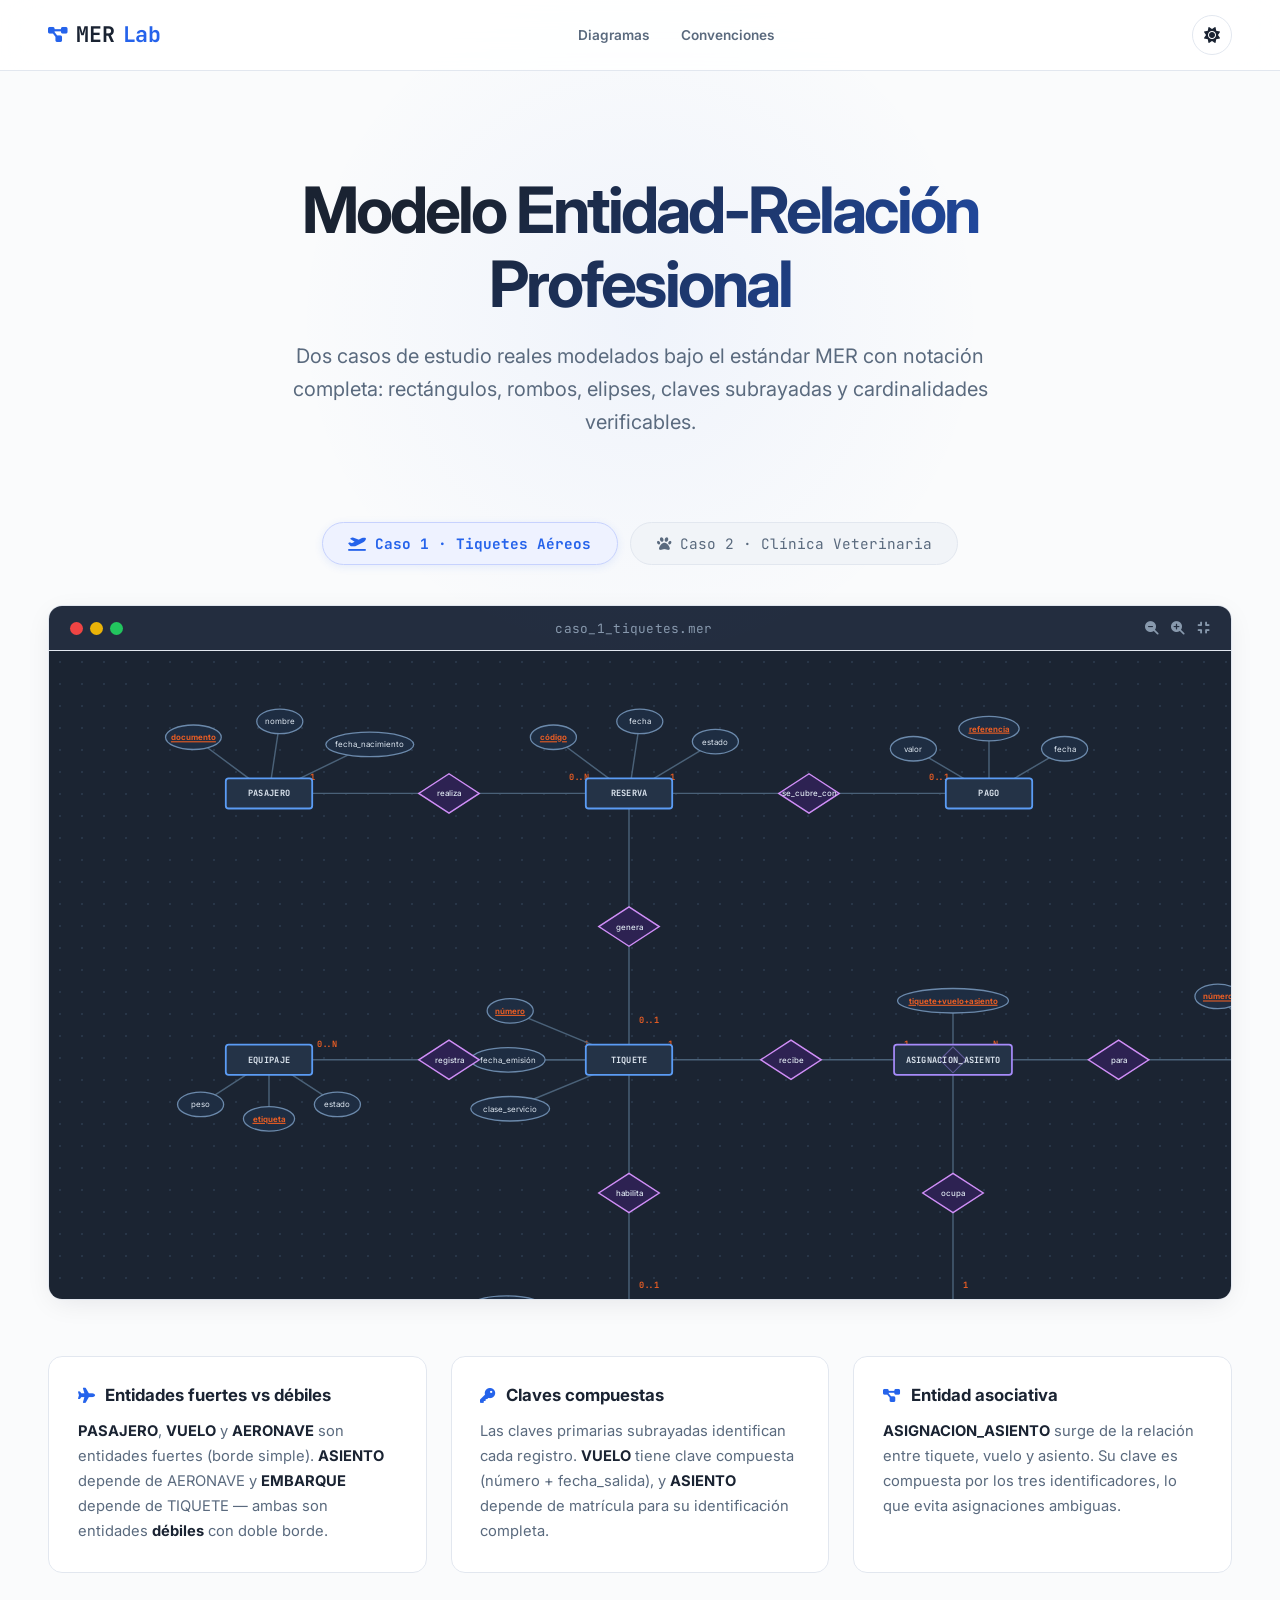
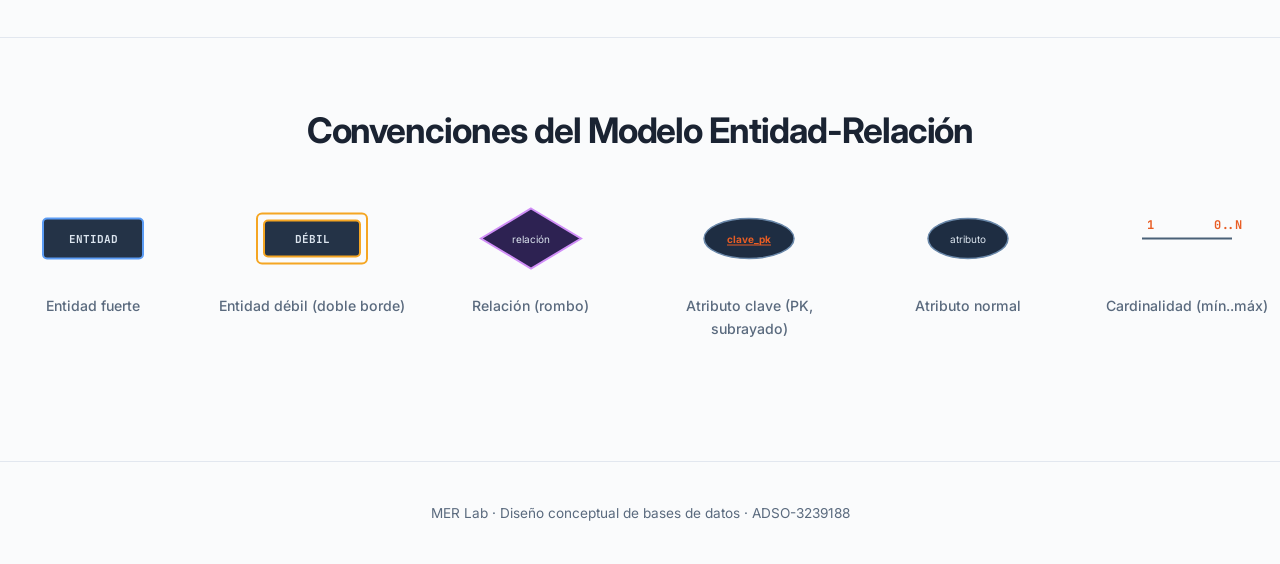
<file: 03-execution/02-week/02-session/landing/index.html>
<!DOCTYPE html>
<html lang="es">
<head>
    <meta charset="UTF-8">
    <meta name="viewport" content="width=device-width, initial-scale=1.0">
    <meta name="description" content="Solución MER profesional: diagramas Entidad-Relación para venta de tiquetes aéreos y control veterinario, con buenas prácticas de modelado.">
    <title>MER Lab · Diagramas Entidad-Relación</title>
    <link rel="stylesheet" href="styles.css">
    <link rel="stylesheet" href="https://cdnjs.cloudflare.com/ajax/libs/font-awesome/6.4.0/css/all.min.css">
</head>
<body>

    <!-- ═══════════════ HEADER ═══════════════ -->
    <header>
        <div class="container">
            <div class="logo">
                <i class="fas fa-project-diagram"></i>
                MER<span>Lab</span>
            </div>
            <nav aria-label="Navegación principal">
                <a href="#casos">Diagramas</a>
                <a href="#convenciones">Convenciones</a>
            </nav>
            <button class="theme-toggle" id="theme-toggle" type="button" aria-label="Cambiar tema">
                <i class="fas fa-sun"></i>
            </button>
        </div>
    </header>

    <main>
        <!-- ═══════════════ HERO ═══════════════ -->
        <section class="hero container" id="inicio">
            <h1>Modelo Entidad-Relación<br>Profesional</h1>
            <p>Dos casos de estudio reales modelados bajo el estándar MER con notación completa: rectángulos, rombos, elipses, claves subrayadas y cardinalidades verificables.</p>
        </section>

        <!-- ═══════════════ DIAGRAMAS ═══════════════ -->
        <section class="container" id="casos">

            <div class="tabs">
                <button class="tab-btn active" data-target="case1" type="button">
                    <i class="fas fa-plane-departure"></i> Caso 1 · Tiquetes Aéreos
                </button>
                <button class="tab-btn" data-target="case2" type="button">
                    <i class="fas fa-paw"></i> Caso 2 · Clínica Veterinaria
                </button>
            </div>

            <!-- Editor Frame -->
            <div class="editor-container">
                <div class="editor-header">
                    <div class="editor-dots">
                        <div class="dot red"></div>
                        <div class="dot yellow"></div>
                        <div class="dot green"></div>
                    </div>
                    <div class="editor-title" id="editor-title">caso_1_tiquetes.mer</div>
                    <div class="editor-tools">
                        <button id="zoom-out" title="Alejar"><i class="fas fa-search-minus"></i></button>
                        <button id="zoom-in" title="Acercar"><i class="fas fa-search-plus"></i></button>
                        <button id="reset-view" title="Restaurar vista"><i class="fas fa-compress"></i></button>
                    </div>
                </div>
                <div class="diagram-viewport" id="viewport">
                    <div class="svg-container" id="svg-container">
                        <!-- SVG se inyecta por JavaScript -->
                    </div>
                </div>
            </div>

            <!-- ── Caso 1: Insight Cards ── -->
            <div id="case1" class="case-content active">
                <div class="insights">
                    <article class="card">
                        <h3><i class="fas fa-plane"></i> Entidades fuertes vs débiles</h3>
                        <p><strong>PASAJERO</strong>, <strong>VUELO</strong> y <strong>AERONAVE</strong> son entidades fuertes (borde simple). <strong>ASIENTO</strong> depende de AERONAVE y <strong>EMBARQUE</strong> depende de TIQUETE — ambas son entidades <strong>débiles</strong> con doble borde.</p>
                    </article>
                    <article class="card">
                        <h3><i class="fas fa-key"></i> Claves compuestas</h3>
                        <p>Las claves primarias subrayadas identifican cada registro. <strong>VUELO</strong> tiene clave compuesta (número + fecha_salida), y <strong>ASIENTO</strong> depende de matrícula para su identificación completa.</p>
                    </article>
                    <article class="card">
                        <h3><i class="fas fa-project-diagram"></i> Entidad asociativa</h3>
                        <p><strong>ASIGNACION_ASIENTO</strong> surge de la relación entre tiquete, vuelo y asiento. Su clave es compuesta por los tres identificadores, lo que evita asignaciones ambiguas.</p>
                    </article>
                </div>
            </div>

            <!-- ── Caso 2: Insight Cards ── -->
            <div id="case2" class="case-content">
                <div class="insights">
                    <article class="card">
                        <h3><i class="fas fa-paw"></i> Cadena de atención</h3>
                        <p>El flujo es claro: un <strong>PROPIETARIO</strong> posee <strong>MASCOTA(s)</strong>, que agendan <strong>CITA(s)</strong>. La CITA puede derivar en una <strong>CONSULTA</strong> que determina <strong>DIAGNÓSTICO(s)</strong>.</p>
                    </article>
                    <article class="card">
                        <h3><i class="fas fa-pills"></i> Prescripción asociativa</h3>
                        <p><strong>PRESCRIPCION</strong> conecta un <strong>TRATAMIENTO</strong> con un <strong>MEDICAMENTO</strong>. Tiene atributos propios (dosis, frecuencia, vía de administración) — es una entidad asociativa.</p>
                    </article>
                    <article class="card">
                        <h3><i class="fas fa-box"></i> Inventario por lote</h3>
                        <p><strong>LOTE</strong> es entidad débil que depende de <strong>MEDICAMENTO</strong>. Su clave compuesta (número + código_medicamento) permite controlar fechas de vencimiento y cantidades por lote.</p>
                    </article>
                </div>
            </div>
        </section>

        <!-- ═══════════════ CONVENCIONES ═══════════════ -->
        <section class="legend-section container" id="convenciones">
            <h2>Convenciones del Modelo Entidad-Relación</h2>
            <div class="legend-grid">
                <!-- Entidad fuerte -->
                <div class="legend-item">
                    <svg viewBox="0 0 130 80">
                        <rect x="15" y="20" width="100" height="40" rx="4"
                              fill="var(--ent-fill)" stroke="var(--ent-stroke)" stroke-width="2"/>
                        <text x="65" y="40" fill="var(--text-svg)" font-family="JetBrains Mono"
                              font-size="11" font-weight="bold" text-anchor="middle" dominant-baseline="central">ENTIDAD</text>
                    </svg>
                    <p>Entidad fuerte</p>
                </div>
                <!-- Entidad débil -->
                <div class="legend-item">
                    <svg viewBox="0 0 130 80">
                        <rect x="10" y="15" width="110" height="50" rx="5"
                              fill="none" stroke="var(--ent-weak-stroke)" stroke-width="2"/>
                        <rect x="17" y="22" width="96" height="36" rx="4"
                              fill="var(--ent-fill)" stroke="var(--ent-weak-stroke)" stroke-width="2"/>
                        <text x="65" y="40" fill="var(--text-svg)" font-family="JetBrains Mono"
                              font-size="11" font-weight="bold" text-anchor="middle" dominant-baseline="central">DÉBIL</text>
                    </svg>
                    <p>Entidad débil (doble borde)</p>
                </div>
                <!-- Relación -->
                <div class="legend-item">
                    <svg viewBox="0 0 130 80">
                        <polygon points="65,10 115,40 65,70 15,40"
                                 fill="var(--rel-fill)" stroke="var(--rel-stroke)" stroke-width="2"/>
                        <text x="65" y="40" fill="var(--text-svg)" font-family="Inter"
                              font-size="10" text-anchor="middle" dominant-baseline="central">relación</text>
                    </svg>
                    <p>Relación (rombo)</p>
                </div>
                <!-- Atributo PK -->
                <div class="legend-item">
                    <svg viewBox="0 0 130 80">
                        <ellipse cx="65" cy="40" rx="45" ry="20"
                                 fill="var(--attr-fill)" stroke="var(--attr-stroke)" stroke-width="1.5"/>
                        <text x="65" y="40" fill="var(--accent2)" font-family="Inter"
                              font-size="10" text-anchor="middle" dominant-baseline="central"
                              text-decoration="underline" font-weight="bold">clave_pk</text>
                    </svg>
                    <p>Atributo clave (PK, subrayado)</p>
                </div>
                <!-- Atributo normal -->
                <div class="legend-item">
                    <svg viewBox="0 0 130 80">
                        <ellipse cx="65" cy="40" rx="40" ry="20"
                                 fill="var(--attr-fill)" stroke="var(--attr-stroke)" stroke-width="1.5"/>
                        <text x="65" y="40" fill="var(--text-svg)" font-family="Inter"
                              font-size="10" text-anchor="middle" dominant-baseline="central">atributo</text>
                    </svg>
                    <p>Atributo normal</p>
                </div>
                <!-- Cardinalidad -->
                <div class="legend-item">
                    <svg viewBox="0 0 130 80">
                        <line x1="20" y1="40" x2="110" y2="40" stroke="var(--line-color)" stroke-width="2"/>
                        <text x="25" y="30" fill="var(--accent2)" font-family="JetBrains Mono"
                              font-size="12" font-weight="bold">1</text>
                        <text x="92" y="30" fill="var(--accent2)" font-family="JetBrains Mono"
                              font-size="12" font-weight="bold">0..N</text>
                    </svg>
                    <p>Cardinalidad (mín..máx)</p>
                </div>
            </div>
        </section>
    </main>

    <!-- ═══════════════ FOOTER ═══════════════ -->
    <footer>
        <div class="container">
            <p>MER Lab · Diseño conceptual de bases de datos · ADSO-3239188</p>
        </div>
    </footer>

    <script src="app.js"></script>
</body>
</html>
</file>
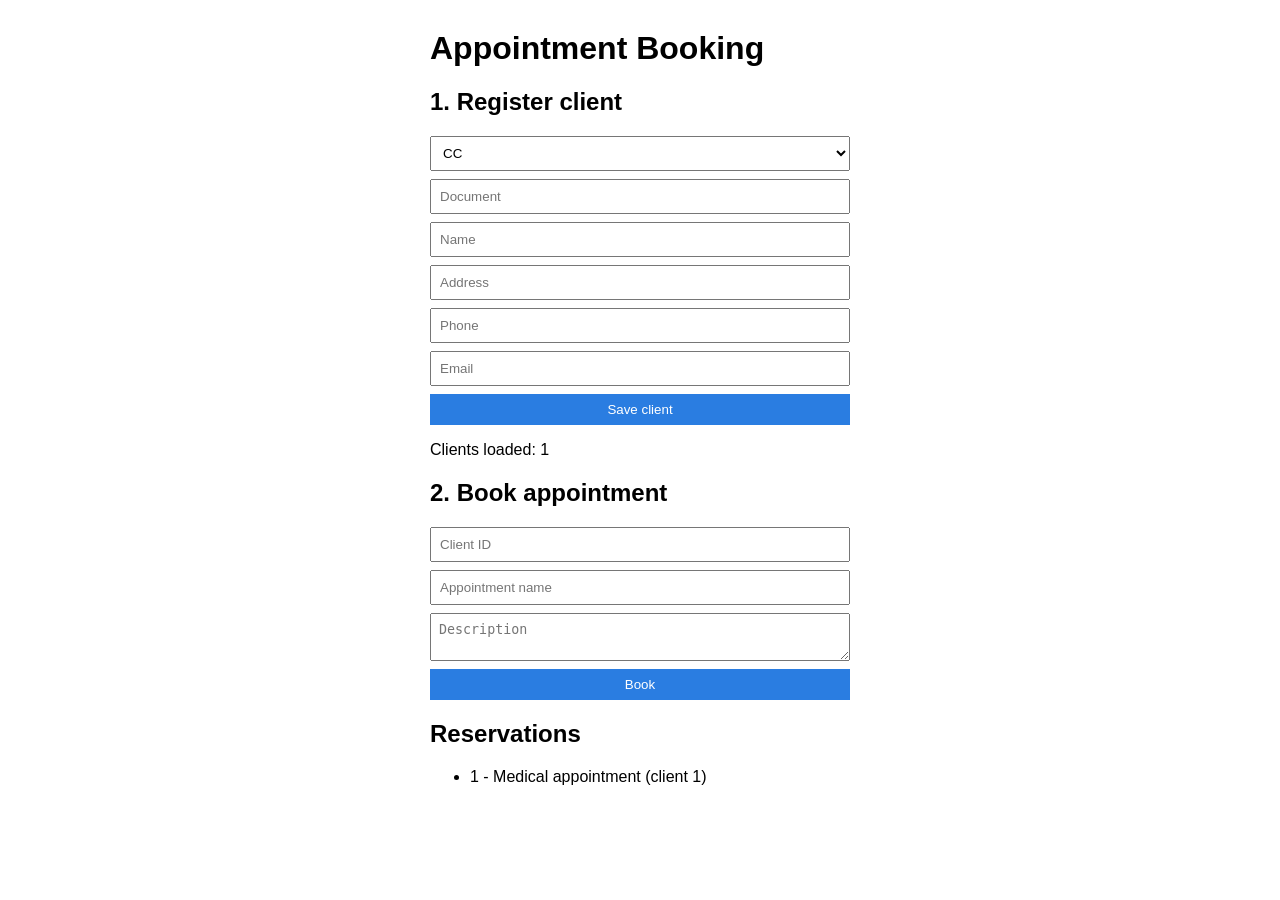
<file: 03-execution/21-week/03-optional-activity/Reservetion/index.html>
<!DOCTYPE html>
<html lang="en">
<head>
  <meta charset="UTF-8">
  <title>Appointment Booking</title>
  <link rel="stylesheet" href="assets/css/style.css">
</head>
<body>
  <h1>Appointment Booking</h1>

  <h2>1. Register client</h2>
  <form id="formClient">
    <select id="type_document">
      <option value="CC">CC</option>
      <option value="TI">TI</option>
      <option value="CE">CE</option>
    </select>
    <input id="document" placeholder="Document">
    <input id="c_name" placeholder="Name">
    <input id="address" placeholder="Address">
    <input id="phone" placeholder="Phone">
    <input id="email" placeholder="Email">
    <button type="submit">Save client</button>
  </form>
  <p id="messageClient"></p>

  <h2>2. Book appointment</h2>
  <form id="formReservation">
    <input id="client_id" placeholder="Client ID">
    <input id="name" placeholder="Appointment name">
    <textarea id="description" placeholder="Description"></textarea>
    <button type="submit">Book</button>
  </form>
  <p id="message"></p>

  <h2>Reservations</h2>
  <ul id="list"></ul>

  <!-- Order matters: model first, then controller, view last -->
  <script src="model/client.js"></script>
  <script src="model/reservation.js"></script>
  <script src="controller/client.js"></script>
  <script src="controller/reservation.js"></script>
  <script src="view/client.js"></script>
  <script src="view/reservation.js"></script>
</body>
</html>
</file>
<file: docs/assets/style.css>
:root{
  --ground:#F4F7F4;--surface:#FFFFFF;--sunk:#EDF1ED;--ink:#101815;--ink2:#3D4E46;--ink3:#6B7C73;
  --line:#DCE4DE;--lineS:#C2CEC6;--accent:#2C6E31;--accentS:#E2EFE1;
  --fd:"IBM Plex Sans Condensed","Arial Narrow",system-ui,sans-serif;
  --fb:"IBM Plex Sans",system-ui,-apple-system,sans-serif;
  --fm:"IBM Plex Mono",ui-monospace,Consolas,monospace;
}
@media (prefers-color-scheme:dark){:root:not([data-theme="light"]){
  --ground:#0D1211;--surface:#151C19;--sunk:#101614;--ink:#E7EEE9;--ink2:#B3C2B9;--ink3:#83948B;
  --line:#26312B;--lineS:#35443C;--accent:#6FC05C;--accentS:#1B2B1D;}}
:root[data-theme="dark"]{
  --ground:#0D1211;--surface:#151C19;--sunk:#101614;--ink:#E7EEE9;--ink2:#B3C2B9;--ink3:#83948B;
  --line:#26312B;--lineS:#35443C;--accent:#6FC05C;--accentS:#1B2B1D;}

*{box-sizing:border-box}
body{margin:0;background:var(--ground);color:var(--ink);font-family:var(--fb);font-size:15px;
line-height:1.55;-webkit-font-smoothing:antialiased}
.wrap{max-width:880px;margin:0 auto;padding:44px 24px 80px;display:flex;flex-direction:column;gap:34px}
header{display:flex;flex-direction:column;gap:13px}
.eyebrow{font-family:var(--fm);font-size:11px;letter-spacing:.13em;text-transform:uppercase;color:var(--ink3)}
h1{font-family:var(--fd);font-weight:700;font-size:clamp(32px,5vw,48px);line-height:1.03;
letter-spacing:-.015em;margin:0;text-wrap:balance}
.lede{margin:0;max-width:64ch;color:var(--ink2)}

.resumenbox{display:flex;flex-wrap:wrap;align-items:center;gap:18px 26px;padding:18px 22px;
background:var(--surface);border:1px solid var(--line);border-left:3px solid var(--accent)}
.resumenbox .big{font-family:var(--fd);font-size:46px;font-weight:700;line-height:.95;
color:var(--accent);font-variant-numeric:tabular-nums}
.resumenbox .cap{font-size:14px;color:var(--ink2)}

.lista{list-style:none;margin:0;padding:0;border:1px solid var(--line);background:var(--surface)}
.entrada{display:grid;grid-template-columns:112px 1fr;gap:20px;padding:18px 20px;
border-bottom:1px solid var(--line)}
.entrada:last-child{border-bottom:none}
.fecha{font-family:var(--fm);font-size:12.5px;color:var(--ink3);padding-top:2px;white-space:nowrap}
.cuerpo{display:flex;flex-direction:column;gap:4px}
.titulo{font-family:var(--fd);font-size:19px;font-weight:600;color:var(--ink);text-decoration:none;
line-height:1.2}
.titulo:hover{color:var(--accent);text-decoration:underline}
.resumen{margin:0;font-size:14px;color:var(--ink2);max-width:66ch}
.meta{font-family:var(--fm);font-size:11.5px;color:var(--ink3);margin-top:2px}
.entrada.vacia{grid-template-columns:1fr}

footer{border-top:1px solid var(--line);padding-top:16px}
footer p{margin:0;font-size:13px;color:var(--ink3);max-width:70ch}
code{font-family:var(--fm);font-size:.88em}
a{color:var(--accent)}
@media (max-width:560px){.entrada{grid-template-columns:1fr;gap:6px}}
</file>
<file: 03-execution/02-week/02-session/landing/styles.css>
@import url('https://fonts.googleapis.com/css2?family=Inter:wght@300;400;500;600;700;800&family=JetBrains+Mono:wght@400;500;700&display=swap');

/* ============================================================
   CSS Variables – Dark (default) & Light themes
   ============================================================ */
:root {
    /* ── Balanced light: warm off-white, high diagram contrast ── */
    --bg-main: #fafbfc;
    --bg-sec: #f1f4f8;
    --bg-card: rgba(255,255,255,.85);
    --bg-card-solid: #ffffff;
    --text-main: #1a2332;
    --text-sec: #5a6a7e;
    --accent: #2563eb;
    --accent-glow: rgba(37,99,235,.05);
    --accent2: #e85d24;
    --accent3: #7c3aed;
    --border: #e2e7ef;
    --editor-bar: #232d3f;
    --shadow-heavy: 0 6px 28px -6px rgba(15,23,42,.1);

    /* Diagram viewport gets its own dark background */
    --diagram-bg: #1b2432;
    --diagram-dots: rgba(100,130,170,.18);

    /* SVG tokens — designed for dark diagram canvas */
    --ent-fill: #243347;
    --ent-stroke: #5b9cf5;
    --ent-weak-stroke: #f5a623;
    --ent-assoc-stroke: #a78bfa;
    --rel-fill: #2d2252;
    --rel-stroke: #d08ef7;
    --attr-fill: #1e2d42;
    --attr-stroke: #6b89ab;
    --line-color: #4a6178;
    --text-svg: #dce5ef;
    --card-text: #5a6a7e;

    --transition: .3s cubic-bezier(.4,0,.2,1);
}

[data-theme="dark"] {
    --bg-main: #0c1220;
    --bg-sec: #141e30;
    --bg-card: rgba(20,30,48,.8);
    --bg-card-solid: #141e30;
    --text-main: #e8edf4;
    --text-sec: #8899ad;
    --accent: #5b9cf5;
    --accent-glow: rgba(91,156,245,.08);
    --accent2: #f5a623;
    --accent3: #a78bfa;
    --border: rgba(60,75,95,.65);
    --editor-bar: #0f1926;
    --shadow-heavy: 0 16px 45px -12px rgba(0,0,0,.5);

    --diagram-bg: #0f1926;
    --diagram-dots: rgba(70,100,140,.2);

    --ent-fill: #1a2840;
    --ent-stroke: #5b9cf5;
    --ent-weak-stroke: #f5a623;
    --ent-assoc-stroke: #a78bfa;
    --rel-fill: #261e4a;
    --rel-stroke: #c084fc;
    --attr-fill: #162238;
    --attr-stroke: #506880;
    --line-color: #3e5570;
    --text-svg: #d4dde8;
    --card-text: #8899ad;
}

/* ============================================================
   Reset & Base
   ============================================================ */
*, *::before, *::after { box-sizing: border-box; margin: 0; padding: 0; }

html { scroll-behavior: smooth; }

body {
    font-family: 'Inter', system-ui, sans-serif;
    background: var(--bg-main);
    color: var(--text-main);
    line-height: 1.65;
    overflow-x: hidden;
    transition: background var(--transition), color var(--transition);
}

h1,h2,h3,h4 { font-weight: 700; line-height: 1.15; }
a { color: var(--accent); text-decoration: none; }

.container { max-width: 1320px; margin: 0 auto; padding: 0 clamp(16px,4vw,48px); }

/* ============================================================
   Header
   ============================================================ */
header {
    position: sticky; top: 0; z-index: 100;
    background: rgba(255,255,255,.85);
    backdrop-filter: blur(18px);
    border-bottom: 1px solid var(--border);
    transition: background var(--transition);
}
[data-theme="dark"] header { background: rgba(15,23,42,.85); }

header .container {
    display: flex; justify-content: space-between; align-items: center;
    height: 70px;
}

.logo {
    font-family: 'JetBrains Mono', monospace;
    font-size: 1.35rem; font-weight: 700;
    display: flex; align-items: center; gap: .55rem;
    letter-spacing: -.02em;
}
.logo i { color: var(--accent); font-size: 1.1rem; }
.logo span { color: var(--accent); }

nav { display: flex; gap: 2rem; }
nav a {
    font-size: .85rem; font-weight: 600; color: var(--text-sec);
    position: relative; transition: color var(--transition);
}
nav a::after {
    content: ''; position: absolute; left: 0; right: 100%; bottom: -4px;
    height: 2px; background: var(--accent); transition: right .25s ease;
}
nav a:hover { color: var(--text-main); }
nav a:hover::after { right: 0; }

.theme-toggle {
    background: none; border: 1px solid var(--border); color: var(--text-main);
    cursor: pointer; font-size: 1rem; width: 40px; height: 40px;
    border-radius: 50%; display: grid; place-items: center;
    transition: var(--transition);
}
.theme-toggle:hover { border-color: var(--accent); color: var(--accent); }

/* ============================================================
   Hero
   ============================================================ */
.hero {
    padding: clamp(4rem,8vw,7rem) 0 clamp(2rem,4vw,4rem);
    text-align: center;
    position: relative;
}
.hero::before {
    content: '';
    position: absolute; top: -100px; left: 50%; width: 700px; height: 700px;
    background: radial-gradient(circle, var(--accent-glow) 0%, transparent 70%);
    transform: translateX(-50%); pointer-events: none; z-index: 0;
}
.hero h1 {
    position: relative; z-index: 1;
    font-size: clamp(2.4rem,5.5vw,4rem);
    letter-spacing: -.045em;
    background: linear-gradient(135deg, var(--text-main) 35%, var(--accent));
    -webkit-background-clip: text; -webkit-text-fill-color: transparent;
    background-clip: text;
    margin-bottom: 1.2rem;
}
.hero > p {
    position: relative; z-index: 1;
    font-size: clamp(1rem,1.8vw,1.25rem);
    color: var(--text-sec); max-width: 740px; margin: 0 auto;
}

/* ============================================================
   Tabs
   ============================================================ */
.tabs {
    display: flex; justify-content: center; gap: .75rem;
    margin: 2rem 0 2.5rem; flex-wrap: wrap;
}
.tab-btn {
    background: var(--bg-sec); color: var(--text-sec);
    border: 1px solid var(--border);
    padding: .7rem 1.6rem; border-radius: 999px;
    font-family: 'JetBrains Mono', monospace; font-size: .9rem;
    cursor: pointer; transition: var(--transition);
    position: relative; overflow: hidden;
}
.tab-btn::after {
    content: ''; position: absolute; inset: 0;
    background: linear-gradient(135deg, var(--accent), var(--accent3));
    opacity: 0; transition: opacity .3s;
}
.tab-btn:hover { border-color: var(--accent); color: var(--text-main); }
.tab-btn.active {
    background: #eef2ff; color: #2563eb;
    border-color: #c7d2fe; font-weight: 700;
    box-shadow: 0 2px 8px rgba(37,99,235,.1);
}
[data-theme="dark"] .tab-btn.active {
    background: #1e2d45; color: #5b9cf5;
    border-color: #3a5580;
    box-shadow: 0 2px 8px rgba(91,156,245,.12);
}
.tab-btn.active::after { display: none; }

/* ============================================================
   Editor Frame
   ============================================================ */
.editor-container {
    background: var(--bg-card-solid);
    border: 1px solid var(--border);
    border-radius: 14px; overflow: hidden;
    box-shadow: var(--shadow-heavy);
    margin-bottom: 3.5rem;
}
.editor-header {
    background: var(--editor-bar);
    padding: .7rem 1.3rem;
    display: flex; justify-content: space-between; align-items: center;
    border-bottom: 1px solid var(--border);
}
.editor-dots { display: flex; gap: .45rem; }
.dot { width: 13px; height: 13px; border-radius: 50%; }
.dot.red   { background: #ef4444; }
.dot.yellow { background: #eab308; }
.dot.green  { background: #22c55e; }

.editor-title {
    font-family: 'JetBrains Mono', monospace;
    font-size: .8rem; color: #8899ad; letter-spacing: .02em;
}
.editor-tools { display: flex; gap: .8rem; }
.editor-tools button {
    background: none; border: none; color: #8899ad;
    cursor: pointer; font-size: .85rem; transition: var(--transition);
}
.editor-tools button:hover { color: #5b9cf5; }

.diagram-viewport {
    width: 100%; height: 72vh; min-height: 420px;
    overflow: hidden; position: relative;
    background-color: var(--diagram-bg);
    background-image: radial-gradient(var(--diagram-dots) 1px, transparent 1px);
    background-size: 22px 22px;
    cursor: grab; user-select: none;
}
.diagram-viewport:active { cursor: grabbing; }

.svg-container {
    transform-origin: 0 0;
    transition: none;        /* No transition while dragging */
}

/* ============================================================
   SVG Diagram Styles
   ============================================================ */

/* Lines (connecting) */
.svg-line {
    stroke: var(--line-color); stroke-width: 2;
    stroke-linecap: round;
}

/* Attribute ellipses */
.svg-attr-ellipse {
    fill: var(--attr-fill); stroke: var(--attr-stroke); stroke-width: 1.8;
}
.svg-attr-text {
    fill: var(--text-svg); font-family: 'Inter', sans-serif; font-size: 11px;
    text-anchor: middle; dominant-baseline: central;
}
.svg-attr-text.pk {
    text-decoration: underline; font-weight: 700;
    fill: var(--accent2);
}

/* Relationship diamonds */
.svg-rel-diamond {
    fill: var(--rel-fill); stroke: var(--rel-stroke); stroke-width: 2;
}
.svg-rel-text {
    fill: var(--text-svg); font-family: 'Inter', sans-serif; font-size: 11px;
    text-anchor: middle; dominant-baseline: central; font-weight: 500;
}

/* Entity rectangles */
.svg-ent-rect {
    fill: var(--ent-fill); stroke: var(--ent-stroke); stroke-width: 2.5;
}
.svg-ent-weak {
    stroke: var(--ent-weak-stroke);
}
.svg-ent-outer-weak {
    fill: none; stroke: var(--ent-weak-stroke); stroke-width: 2; stroke-dasharray: none;
}
.svg-ent-assoc {
    stroke: var(--ent-assoc-stroke); stroke-width: 2.4;
}
.svg-assoc-diamond {
    fill: var(--rel-fill); stroke: var(--ent-assoc-stroke); stroke-width: 1.5; opacity: .45;
}
.svg-ent-text {
    fill: var(--text-svg); font-family: 'JetBrains Mono', monospace;
    font-size: 12px; font-weight: 700; text-anchor: middle; dominant-baseline: central;
    letter-spacing: .03em;
}

/* Cardinality labels */
.svg-cardinality {
    fill: var(--accent2); font-family: 'JetBrains Mono', monospace;
    font-size: 12px; font-weight: 700;
}

/* ============================================================
   Case Content (insights below diagram)
   ============================================================ */
.case-content { display: none; }
.case-content.active {
    display: block;
    animation: fadeSlideUp .45s ease both;
}

@keyframes fadeSlideUp {
    from { opacity: 0; transform: translateY(14px); }
    to   { opacity: 1; transform: translateY(0); }
}

.insights {
    display: grid;
    grid-template-columns: repeat(auto-fit, minmax(280px, 1fr));
    gap: 1.5rem; margin-bottom: 4rem;
}

.card {
    background: var(--bg-card);
    backdrop-filter: blur(12px);
    border: 1px solid var(--border);
    border-radius: 14px; padding: 1.8rem;
    position: relative; overflow: hidden;
    transition: transform .35s ease, box-shadow .35s ease;
}
.card::before {
    content: ''; position: absolute; top: 0; left: 0; right: 0; height: 3px;
    background: linear-gradient(90deg, var(--accent), var(--accent3));
    transform: scaleX(0); transform-origin: left;
    transition: transform .4s ease;
}
.card:hover::before { transform: scaleX(1); }
.card:hover {
    transform: translateY(-6px);
    box-shadow: 0 22px 40px -12px rgba(0,0,0,.22);
}
.card h3 {
    margin-bottom: .85rem; font-size: 1.05rem;
    display: flex; align-items: center; gap: .65rem;
}
.card h3 i { color: var(--accent); font-size: .95rem; }
.card p { color: var(--card-text); font-size: .92rem; line-height: 1.7; }
.card strong { color: var(--text-main); }

/* ============================================================
   Legend / Conventions
   ============================================================ */
.legend-section {
    padding: 4.5rem 0; border-top: 1px solid var(--border);
}
.legend-section h2 {
    text-align: center; margin-bottom: 2.8rem;
    font-size: clamp(1.6rem,3vw,2.2rem);
    letter-spacing: -.03em;
}

.legend-grid {
    display: grid;
    grid-template-columns: repeat(auto-fit, minmax(180px, 1fr));
    gap: 2rem;
}
.legend-item {
    display: flex; flex-direction: column; align-items: center;
    text-align: center; gap: .85rem;
}
.legend-item svg { width: 130px; height: 85px; }
.legend-item p { font-size: .88rem; color: var(--text-sec); font-weight: 500; }

/* ============================================================
   Footer
   ============================================================ */
footer {
    padding: 2.5rem 0; text-align: center;
    border-top: 1px solid var(--border); color: var(--text-sec);
    margin-top: 3rem; font-size: .85rem;
}

/* ============================================================
   Responsive
   ============================================================ */
@media (max-width: 768px) {
    .hero h1 { font-size: 2.2rem; }
    .tabs { gap: .5rem; }
    .tab-btn { width: 100%; text-align: center; font-size: .85rem; padding: .6rem 1rem; }
    .diagram-viewport { height: 55vh; min-height: 320px; }
}

@media (prefers-reduced-motion: reduce) {
    html { scroll-behavior: auto; }
    *, *::before, *::after { animation-duration: 0s !important; transition-duration: 0s !important; }
}
</file>
<file: 03-execution/21-week/03-optional-activity/Reservetion/assets/css/style.css>
body { font-family: Arial, sans-serif; max-width: 420px; margin: 30px auto; }
form { display: flex; flex-direction: column; gap: 8px; }
input, select, textarea, button { padding: 8px; }
button { background: #2a7de1; color: white; border: none; cursor: pointer; }
</file>
